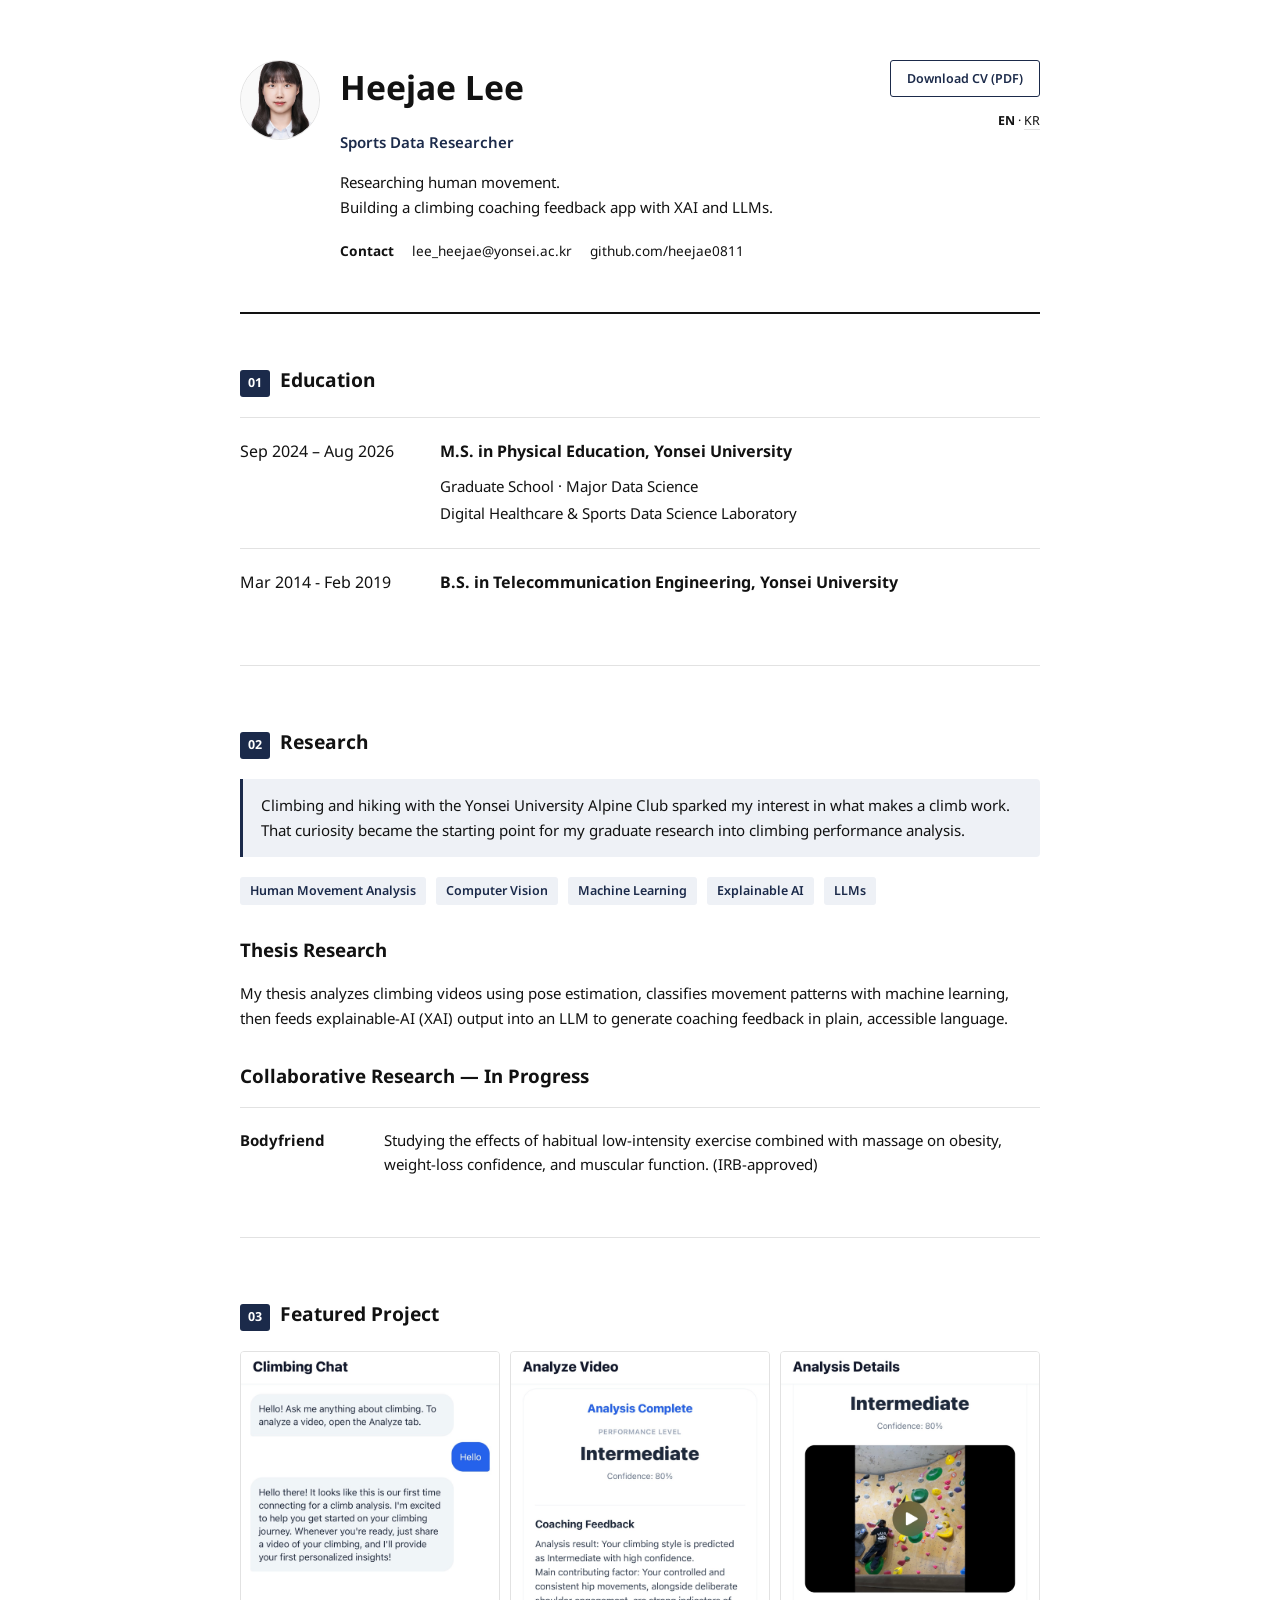
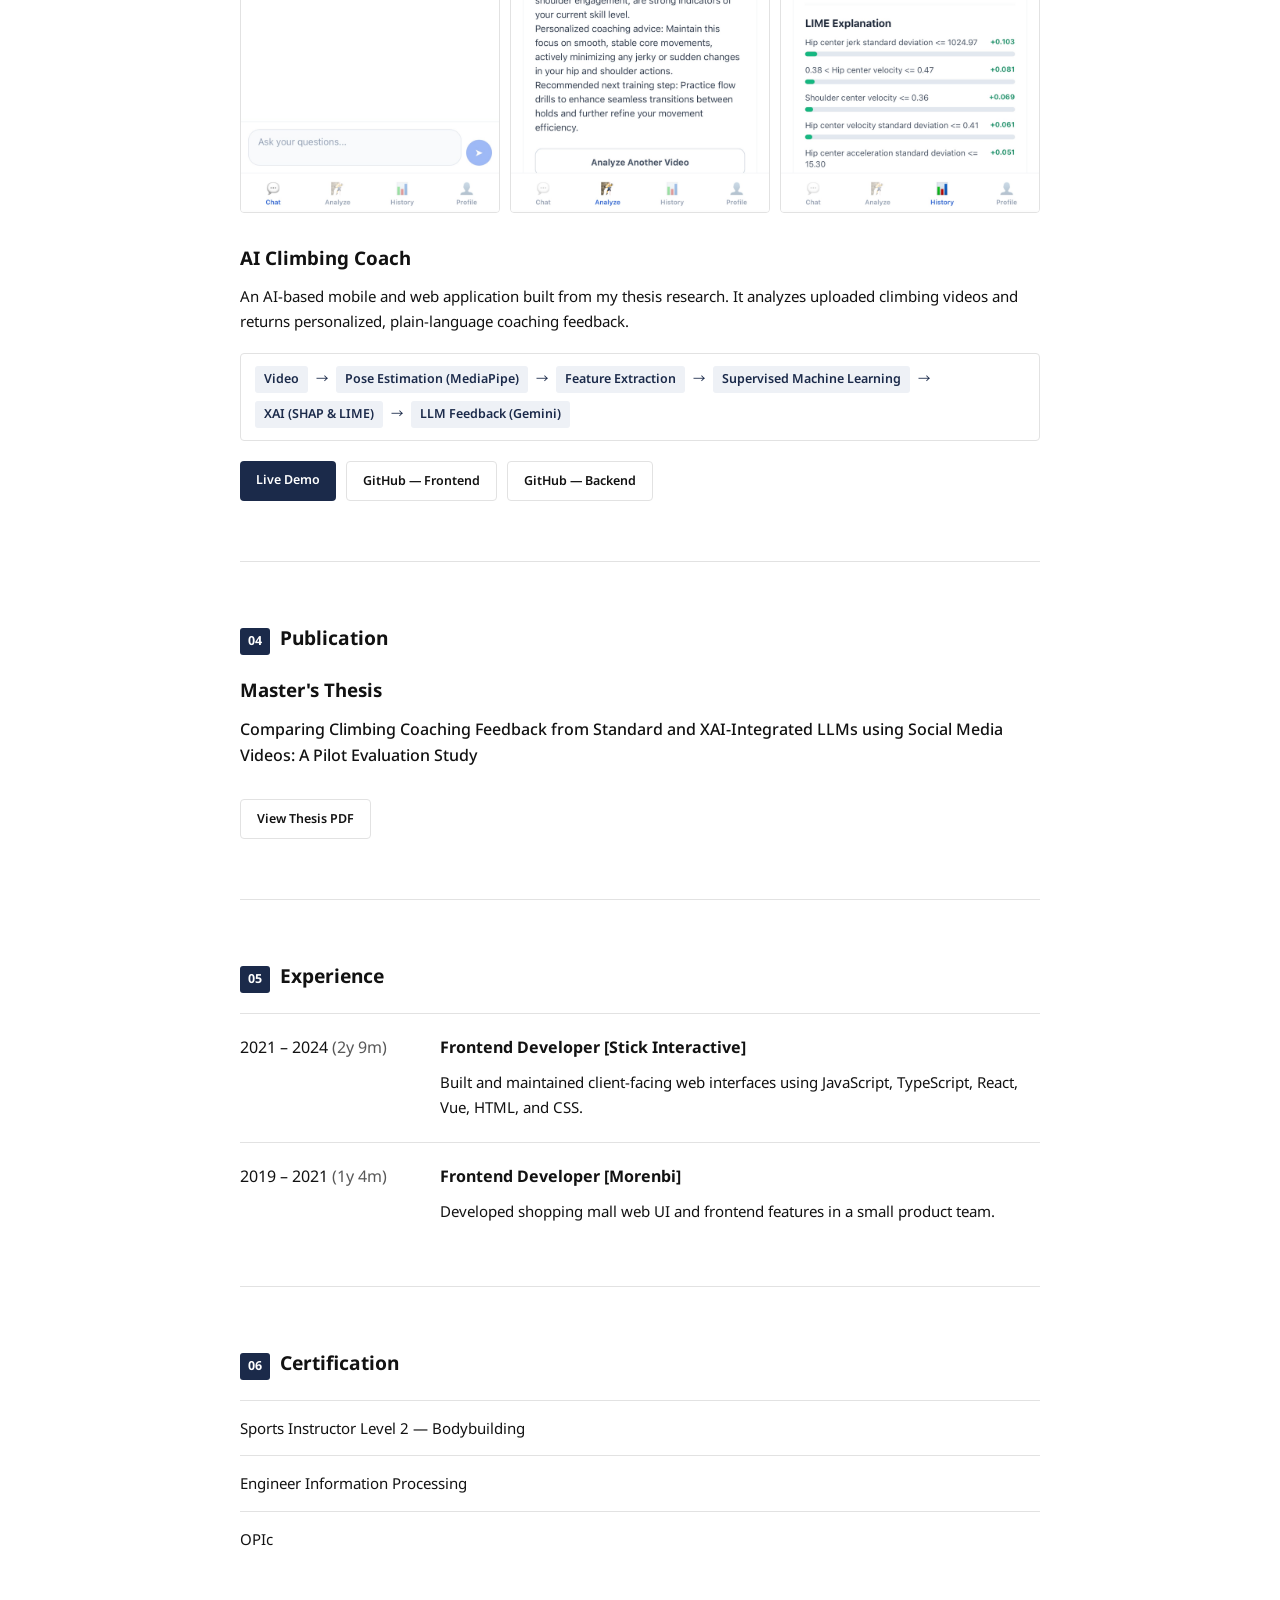
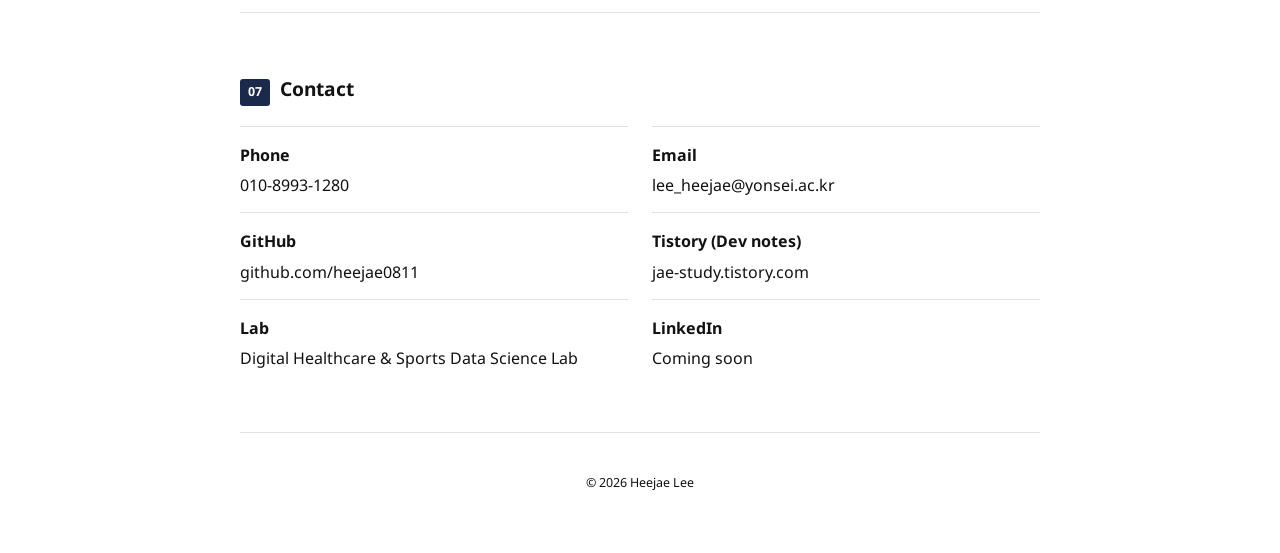
<file: index.html>
<!DOCTYPE html>
  <html lang="en">
  <head>
    <meta charset="UTF-8" />
    <meta name="viewport" content="width=device-width, initial-scale=1.0" />

    <meta property="og:type" content="website" />
    <meta property="og:title" content="Heejae Lee - CV" />
    <meta property="og:description" content="M.S. in Physical Education, Yonsei University" />
    <meta property="og:image" content="assets/thumbnail.png" />
    <meta property="og:url" content="https://heejae0811.github.io/resume/" />

    <title>Heejae Lee — CV</title>
    <meta name="description" content="Heejae Lee — CV" />

    <link rel="stylesheet" href="style.css" />
  </head>

  <body>
  <div class="page">
    <!-- MASTHEAD -->
    <header class="masthead">
      <div class="masthead-left">
        <img src="assets/profile.jpeg" alt="Heejae Lee" class="masthead-photo" />

        <div class="masthead-text">
          <h1>Heejae Lee</h1>

          <p class="role">Sports Data Researcher</p>

          <p class="tagline">
            Researching human movement. <br />
            Building a climbing coaching feedback app with XAI and LLMs.
          </p>

          <div class="contact-bar">
            <a href="#contact" class="inline-link"><b>Contact</b></a>
            <a href="mailto:lee_heejae@yonsei.ac.kr">lee_heejae@yonsei.ac.kr</a>
            <a href="https://github.com/heejae0811" target="_blank" rel="noopener noreferrer">github.com/heejae0811</a>
          </div>
        </div>
      </div>

      <div class="masthead-actions">
        <button type="button" class="print-btn" onclick="window.print()">Download CV (PDF)</button>
        <span class="lang-switch"><span class="current">EN</span> · <a href="index-kr.html">KR</a></span>
      </div>
    </header>

    <!-- 1. EDUCATION -->
    <section class="section" id="education">
      <div class="section-head">
        <span class="section-num">01</span>
        <h2>Education</h2>
      </div>

      <div class="timeline-item">
        <div>Sep 2024 – Aug 2026</div>

        <div class="timeline-body">
          <h3>M.S. in Physical Education, Yonsei University</h3>

          <p>Graduate School · Major Data Science</p>
          <p>Digital Healthcare &amp; Sports Data Science Laboratory</p>
        </div>
      </div>

      <div class="timeline-item">
        <div>Mar 2014 - Feb 2019</div>

        <div class="timeline-body">
          <h3>B.S. in Telecommunication Engineering, Yonsei University</h3>
        </div>
      </div>
    </section>

    <hr class="divider" />

    <!-- 2. RESEARCH -->
    <section class="section" id="research">
      <div class="section-head">
        <span class="section-num">02</span>
        <h2>Research</h2>
      </div>

      <p class="research-intro">
        Climbing and hiking with the Yonsei University Alpine Club sparked my interest in what makes a climb work.
        That curiosity became the starting point for my graduate research into climbing performance analysis.
      </p>

      <div class="tag-container">
        <span class="tag">Human Movement Analysis</span>
        <span class="tag">Computer Vision</span>
        <span class="tag">Machine Learning</span>
        <span class="tag">Explainable AI</span>
        <span class="tag">LLMs</span>
      </div>

      <div class="research-lead">
        <h3>Thesis Research</h3>

        <p>
          My thesis analyzes climbing videos using pose estimation, classifies movement patterns with machine learning,
          then feeds explainable-AI (XAI) output into an LLM to generate coaching feedback in plain, accessible language.
        </p>
      </div>

      <div class="research-collab">
        <h3>Collaborative Research — In Progress</h3>

        <div class="research-item">
          <strong>Bodyfriend</strong>

          <p>
            Studying the effects of habitual low-intensity exercise combined with massage on obesity,
            weight-loss confidence, and muscular function. (IRB-approved)
          </p>
        </div>
      </div>
    </section>

    <hr class="divider" />

    <!-- 3. FEATURED PROJECT -->
    <section class="section" id="project">
      <div class="section-head">
        <span class="section-num">03</span>
        <h2>Featured Project</h2>
      </div>

      <div class="project-card">
        <div class="project-images">
          <img src="assets/app01.jpg" alt="AI Climbing Coach — screen 1" />
          <img src="assets/app02.jpg" alt="AI Climbing Coach — screen 2" />
          <img src="assets/app03.jpg" alt="AI Climbing Coach — screen 3" />
        </div>

        <h3>AI Climbing Coach</h3>

        <p>
          An AI-based mobile and web application built from my thesis research.
          It analyzes uploaded climbing videos and returns personalized, plain-language coaching feedback.
        </p>

        <div class="pipeline">
          <span class="step">Video</span><span class="arrow">→</span>
          <span class="step">Pose Estimation (MediaPipe)</span><span class="arrow">→</span>
          <span class="step">Feature Extraction</span><span class="arrow">→</span>
          <span class="step">Supervised Machine Learning</span><span class="arrow">→</span>
          <span class="step">XAI (SHAP & LIME)</span><span class="arrow">→</span>
          <span class="step">LLM Feedback (Gemini)</span>
        </div>

        <div class="button-row">
          <a href="https://ai-climbing-coach-seven.vercel.app" target="_blank" rel="noopener noreferrer" class="btn btn-primary">Live Demo</a>
          <a href="https://github.com/heejae0811/AIClimbingCoach" target="_blank" rel="noopener noreferrer" class="btn btn-secondary">GitHub — Frontend</a>
          <a href="https://github.com/heejae0811/AIClimbingCoach_backend" target="_blank" rel="noopener noreferrer" class="btn btn-secondary">GitHub — Backend</a>
        </div>
      </div>
    </section>

    <hr class="divider" />

    <!-- 4. PUBLICATION -->
    <section class="section" id="publication">
      <div class="section-head">
        <span class="section-num">04</span>
        <h2>Publication</h2>
      </div>

      <div class="pub-card">
        <h3>Master's Thesis</h3>

        <p class="pub-title-kr">
          Comparing Climbing Coaching Feedback from Standard and XAI-Integrated LLMs using Social Media Videos: A Pilot Evaluation Study
        </p>

        <div class="button-row">
          <a href="assets/thesis.pdf" target="_blank" class="btn btn-secondary">View Thesis PDF</a>
        </div>
      </div>
    </section>

    <hr class="divider" />

    <!-- 5. EXPERIENCE -->
    <section class="section" id="experience">
      <div class="section-head">
        <span class="section-num">05</span>
        <h2>Experience</h2>
      </div>

      <div class="timeline-item">
        <div class="timeline-date">2021 – 2024 <span class="timeline-sub">(2y 9m)</span></div>

        <div class="timeline-body">
          <h3>Frontend Developer [Stick Interactive]</h3>

          <p>Built and maintained client-facing web interfaces using JavaScript, TypeScript, React, Vue, HTML, and CSS.</p>
        </div>
      </div>

      <div class="timeline-item">
        <div class="timeline-date">2019 – 2021 <span class="timeline-sub">(1y 4m)</span></div>

        <div class="timeline-body">
          <h3>Frontend Developer [Morenbi]</h3>

          <p>Developed shopping mall web UI and frontend features in a small product team.</p>
        </div>
      </div>
    </section>

    <hr class="divider" />

    <!-- 6. CERTIFICATION -->
    <section class="section" id="certification">
      <div class="section-head">
        <span class="section-num">06</span>
        <h2>Certification</h2>
      </div>

      <ul class="cert-list">
        <li>Sports Instructor Level 2 — Bodybuilding</li>
        <li>Engineer Information Processing</li>
        <li>OPIc</li>
      </ul>
    </section>

    <hr class="divider" />

    <!-- 7. CONTACT -->
    <section class="section" id="contact">
      <div class="section-head">
        <span class="section-num">07</span>
        <h2>Contact</h2>
      </div>

      <div class="contact-grid">
        <div class="item">
          <span class="label">Phone</span>
          <span class="value">010-8993-1280</span>
        </div>

        <div class="item">
          <span class="label">Email</span>
          <a href="mailto:lee_heejae@yonsei.ac.kr">lee_heejae@yonsei.ac.kr</a>
        </div>

        <div class="item">
          <span class="label">GitHub</span>
          <a href="https://github.com/heejae0811" target="_blank" rel="noopener noreferrer">github.com/heejae0811</a>
        </div>

        <div class="item">
          <span class="label">Tistory (Dev notes)</span>
          <a href="https://jae-study.tistory.com/" target="_blank" rel="noopener noreferrer">jae-study.tistory.com</a>
        </div>

        <div class="item">
          <span class="label">Lab</span>
          <a href="https://yonsei-digitalhealthcare.blogspot.com/" target="_blank" rel="noopener noreferrer">Digital Healthcare &amp; Sports Data Science Lab</a>
        </div>

        <div class="item">
          <span class="label">LinkedIn</span>
          <span class="value">Coming soon</span>
        </div>
      </div>
    </section>

    <footer>© 2026 Heejae Lee</footer>
  </div>
  </body>
</html>
</file>
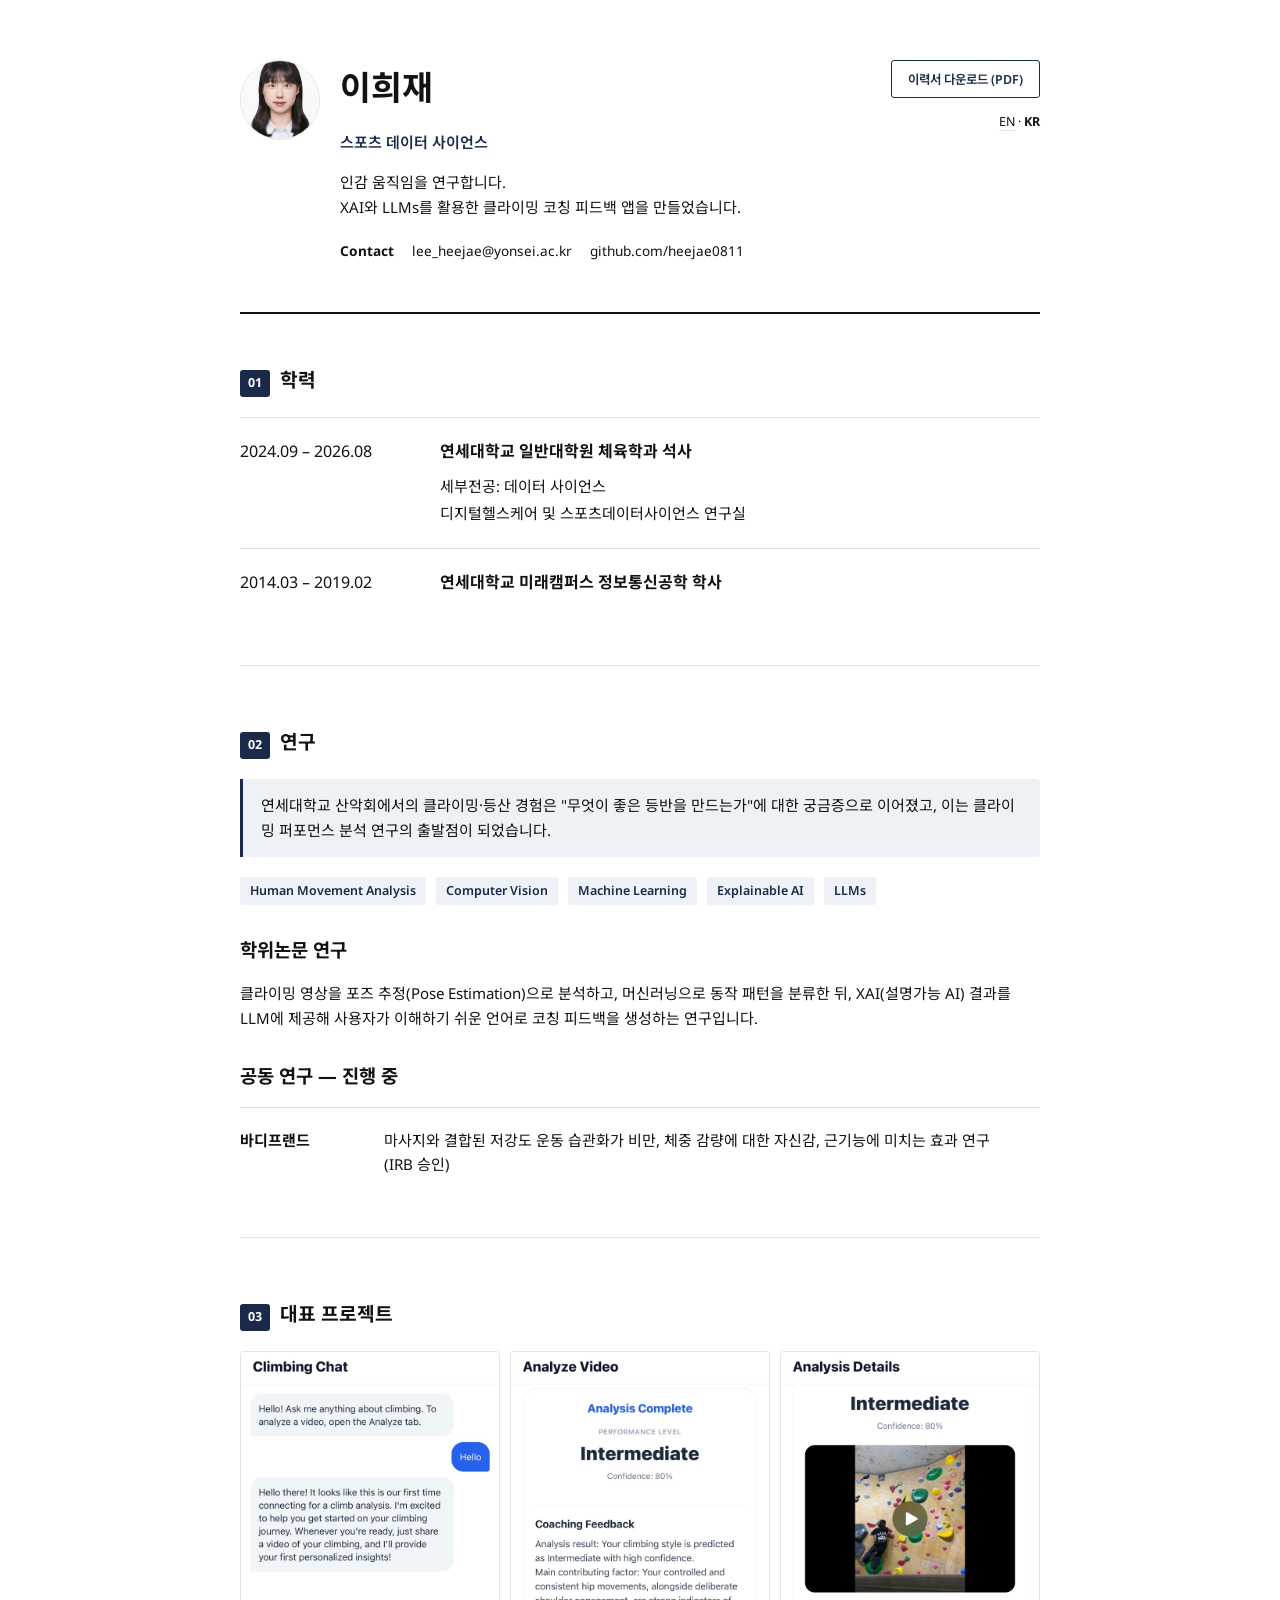
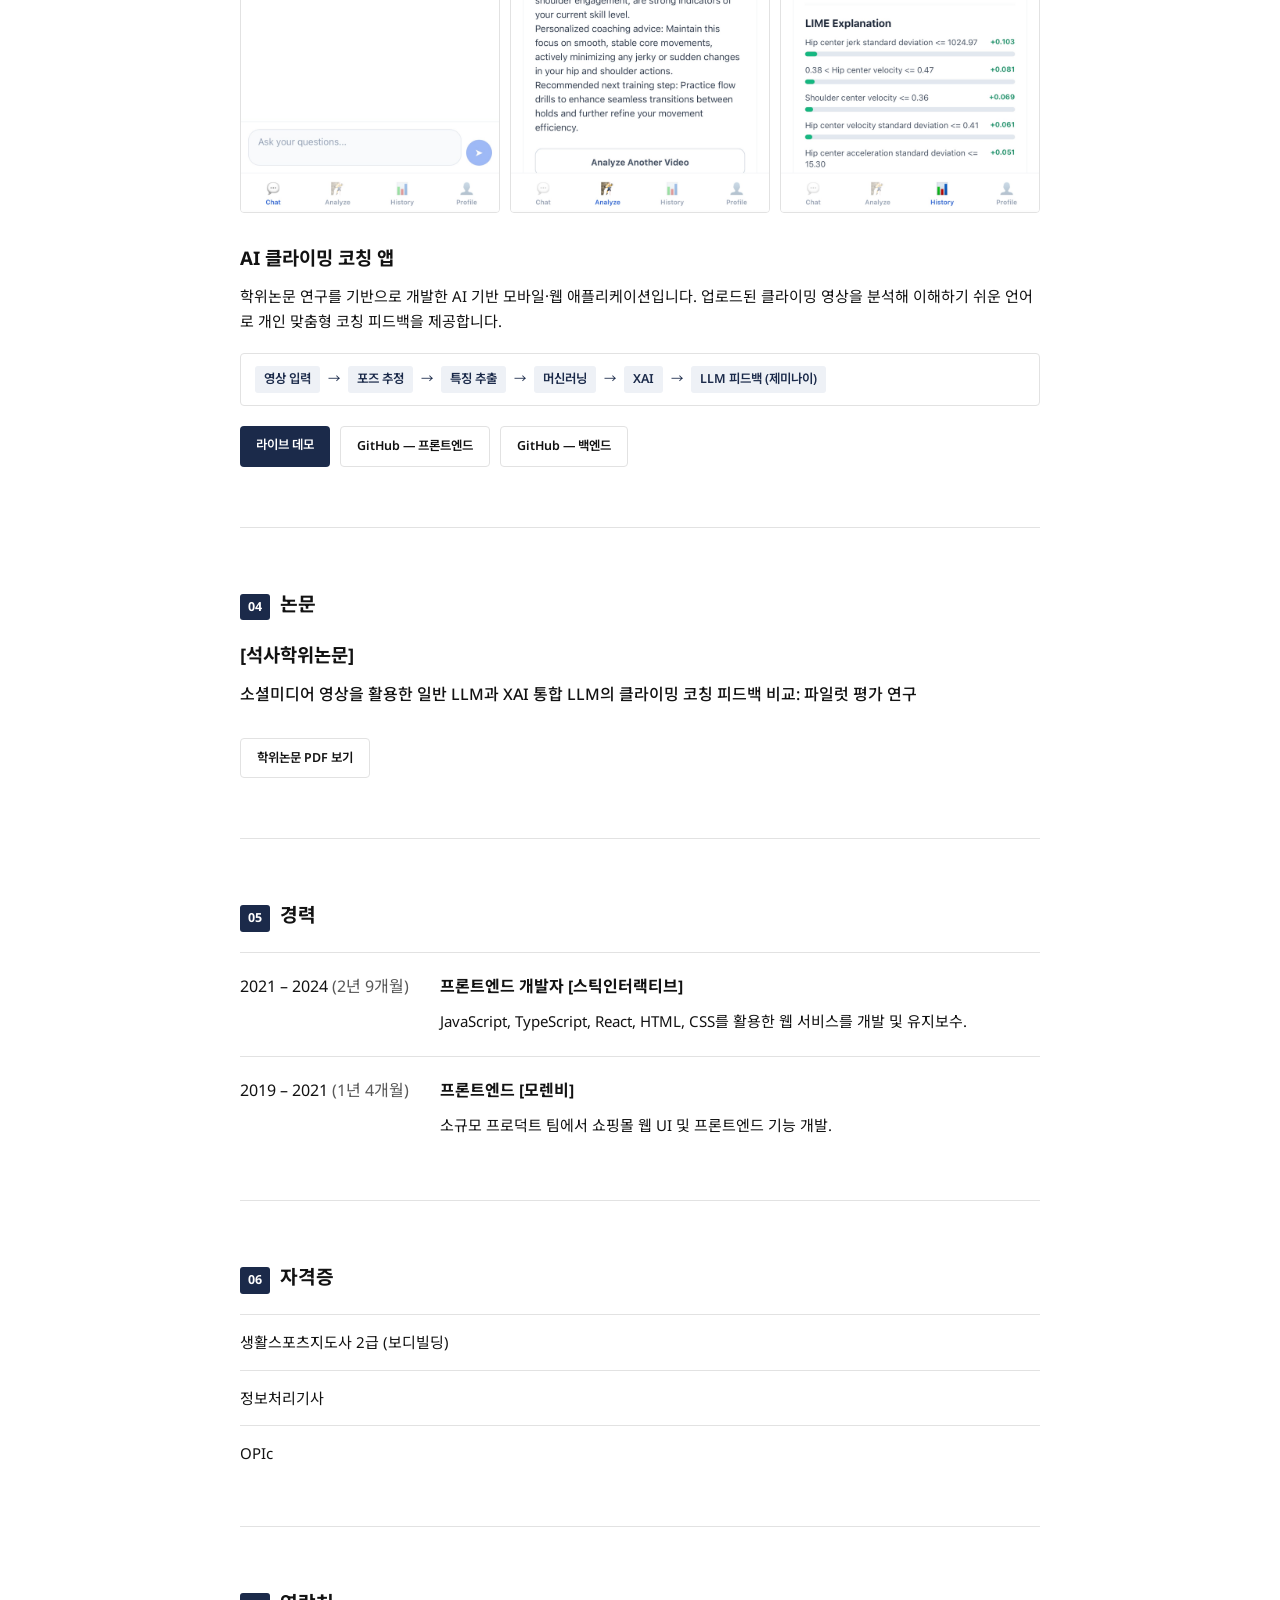
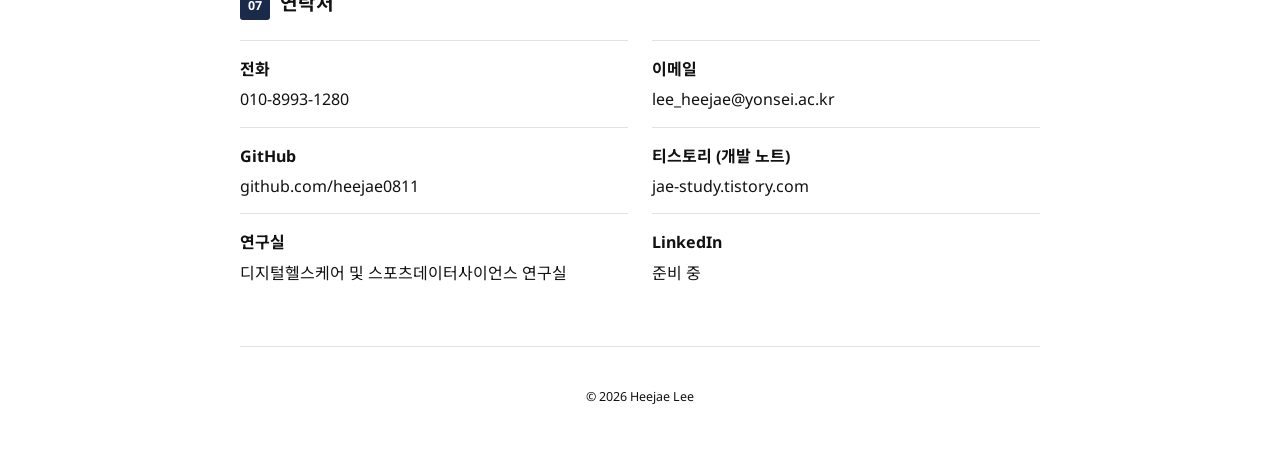
<file: index-kr.html>
<!DOCTYPE html>
  <html lang="ko">
  <head>
    <meta charset="UTF-8" />
    <meta name="viewport" content="width=device-width, initial-scale=1.0" />

    <meta property="og:type" content="website" />
    <meta property="og:title" content="이희재 - CV" />
    <meta property="og:description" content="연세대학교 일반대학원 체육학과 석사 데이터 사이언스 전공" />
    <meta property="og:image" content="assets/thumbnail.png" />
    <meta property="og:url" content="https://heejae0811.github.io/resume/" />

    <title>이희재 — CV</title>
    <meta name="description" content="이희재 — CV" />

    <link rel="stylesheet" href="style.css" />
  </head>

  <body>
  <div class="page">
    <!-- MASTHEAD -->
    <header class="masthead">
      <div class="masthead-left">
        <img src="assets/profile.jpeg" alt="이희재" class="masthead-photo" />

        <div class="masthead-text">
          <h1>이희재</h1>

          <p class="role">스포츠 데이터 사이언스</p>

          <p class="tagline">
            인감 움직임을 연구합니다. <br />
            XAI와 LLMs를 활용한 클라이밍 코칭 피드백 앱을 만들었습니다.
          </p>

          <div class="contact-bar">
              <a href="#contact" class="inline-link"><b>Contact</b></a>
              <a href="mailto:lee_heejae@yonsei.ac.kr">lee_heejae@yonsei.ac.kr</a>
              <a href="https://github.com/heejae0811" target="_blank" rel="noopener noreferrer">github.com/heejae0811</a>
            </div>
        </div>
      </div>

      <div class="masthead-actions">
        <button type="button" class="print-btn" onclick="window.print()">이력서 다운로드 (PDF)</button>
        <span class="lang-switch"><a href="index.html">EN</a> · <span class="current">KR</span></span>
      </div>
    </header>

    <!-- 1. 학력 -->
    <section class="section" id="education">
      <div class="section-head">
        <span class="section-num">01</span>
        <h2>학력</h2>
      </div>

      <div class="timeline-item">
        <div>2024.09 – 2026.08</div>

        <div class="timeline-body">
          <h3>연세대학교 일반대학원 체육학과 석사</h3>

          <p>세부전공: 데이터 사이언스</p>
          <p>디지털헬스케어 및 스포츠데이터사이언스 연구실</p>
        </div>
      </div>

      <div class="timeline-item">
        <div>2014.03 – 2019.02</div>

        <div class="timeline-body">
          <h3>연세대학교 미래캠퍼스 정보통신공학 학사</h3>
        </div>
      </div>
    </section>

    <hr class="divider" />

    <!-- 2. 연구 -->
    <section class="section" id="research">
      <div class="section-head">
        <span class="section-num">02</span>
        <h2>연구</h2>
      </div>

      <p class="research-intro">
        연세대학교 산악회에서의 클라이밍·등산 경험은 "무엇이 좋은 등반을 만드는가"에 대한 궁금증으로 이어졌고,
        이는 클라이밍 퍼포먼스 분석 연구의 출발점이 되었습니다.
      </p>

      <div class="tag-container">
        <span class="tag">Human Movement Analysis</span>
        <span class="tag">Computer Vision</span>
        <span class="tag">Machine Learning</span>
        <span class="tag">Explainable AI</span>
        <span class="tag">LLMs</span>
      </div>

      <div class="research-lead">
        <h3>학위논문 연구</h3>

        <p>
          클라이밍 영상을 포즈 추정(Pose Estimation)으로 분석하고, 머신러닝으로 동작 패턴을 분류한 뒤,
          XAI(설명가능 AI) 결과를 LLM에 제공해 사용자가 이해하기 쉬운 언어로 코칭 피드백을 생성하는 연구입니다.
        </p>
      </div>

      <div class="research-collab">
        <h3>공동 연구 — 진행 중</h3>

        <div class="research-item">
          <strong>바디프랜드</strong>

          <p>마사지와 결합된 저강도 운동 습관화가 비만, 체중 감량에 대한 자신감, 근기능에 미치는 효과 연구 <br /> (IRB 승인)</p>
        </div>
      </div>
    </section>

    <hr class="divider" />

    <!-- 3. 대표 프로젝트 -->
    <section class="section" id="project">
      <div class="section-head">
        <span class="section-num">03</span>
        <h2>대표 프로젝트</h2>
      </div>

      <div class="project-card">
        <div class="project-images">
          <img src="assets/app01.jpg" alt="AI 클라이밍 코치 — 화면 1" />
          <img src="assets/app02.jpg" alt="AI 클라이밍 코치 — 화면 2" />
          <img src="assets/app03.jpg" alt="AI 클라이밍 코치 — 화면 3" />
        </div>

        <h3>AI 클라이밍 코칭 앱</h3>

        <p>
          학위논문 연구를 기반으로 개발한 AI 기반 모바일·웹 애플리케이션입니다.
          업로드된 클라이밍 영상을 분석해 이해하기 쉬운 언어로 개인 맞춤형 코칭 피드백을 제공합니다.
        </p>

        <div class="pipeline">
          <span class="step">영상 입력</span><span class="arrow">→</span>
          <span class="step">포즈 추정</span><span class="arrow">→</span>
          <span class="step">특징 추출</span><span class="arrow">→</span>
          <span class="step">머신러닝</span><span class="arrow">→</span>
          <span class="step">XAI</span><span class="arrow">→</span>
          <span class="step">LLM 피드백 (제미나이)</span>
        </div>

        <div class="button-row">
          <a href="https://ai-climbing-coach-seven.vercel.app" target="_blank" rel="noopener noreferrer" class="btn btn-primary">라이브 데모</a>
          <a href="https://github.com/heejae0811/AIClimbingCoach" target="_blank" rel="noopener noreferrer" class="btn btn-secondary">GitHub — 프론트엔드</a>
          <a href="https://github.com/heejae0811/AIClimbingCoach_backend" target="_blank" rel="noopener noreferrer" class="btn btn-secondary">GitHub — 백엔드</a>
        </div>
      </div>
    </section>

    <hr class="divider" />

    <!-- 4. 논문 -->
    <section class="section" id="publication">
      <div class="section-head">
        <span class="section-num">04</span>
        <h2>논문</h2>
      </div>

      <div class="pub-card">
        <h3>[석사학위논문]</h3>

        <p class="pub-title-kr">소셜미디어 영상을 활용한 일반 LLM과 XAI 통합 LLM의 클라이밍 코칭 피드백 비교: 파일럿 평가 연구</p>

        <div class="button-row">
          <a href="assets/thesis.pdf" target="_blank" class="btn btn-secondary">학위논문 PDF 보기</a>
        </div>
      </div>
    </section>

    <hr class="divider" />

    <!-- 5. 경력 -->
    <section class="section" id="experience">
      <div class="section-head">
        <span class="section-num">05</span>
        <h2>경력</h2>
      </div>

      <div class="timeline-item">
        <div class="timeline-date">2021 – 2024 <span class="timeline-sub">(2년 9개월)</span></div>

        <div class="timeline-body">
          <h3>프론트엔드 개발자 [스틱인터랙티브]</h3>

          <p>JavaScript, TypeScript, React, HTML, CSS를 활용한 웹 서비스를 개발 및 유지보수.</p>
        </div>
      </div>

      <div class="timeline-item">
        <div class="timeline-date">2019 – 2021 <span class="timeline-sub">(1년 4개월)</span></div>

        <div class="timeline-body">
          <h3>프론트엔드 [모렌비]</h3>
          <p>소규모 프로덕트 팀에서 쇼핑몰 웹 UI 및 프론트엔드 기능 개발.</p>
        </div>
      </div>
    </section>

    <hr class="divider" />

    <!-- 6. 자격증 -->
    <section class="section" id="certification">
      <div class="section-head">
        <span class="section-num">06</span>
        <h2>자격증</h2>
      </div>

      <ul class="cert-list">
        <li>생활스포츠지도사 2급 (보디빌딩)</li>
        <li>정보처리기사</li>
        <li>OPIc</li>
      </ul>
    </section>

    <hr class="divider" />

    <!-- 7. 연락처 -->
    <section class="section" id="contact">
      <div class="section-head">
        <span class="section-num">07</span>
        <h2>연락처</h2>
      </div>

      <div class="contact-grid">
        <div class="item">
          <span class="label">전화</span>
          <span class="value">010-8993-1280</span>
        </div>

        <div class="item">
          <span class="label">이메일</span>
          <a href="mailto:lee_heejae@yonsei.ac.kr">lee_heejae@yonsei.ac.kr</a>
        </div>

        <div class="item">
          <span class="label">GitHub</span>
          <a href="https://github.com/heejae0811" target="_blank" rel="noopener noreferrer">github.com/heejae0811</a>
        </div>

        <div class="item">
          <span class="label">티스토리 (개발 노트)</span>
          <a href="https://jae-study.tistory.com/" target="_blank" rel="noopener noreferrer">jae-study.tistory.com</a>
        </div>

        <div class="item">
          <span class="label">연구실</span>
          <a href="https://yonsei-digitalhealthcare.blogspot.com/" target="_blank" rel="noopener noreferrer">디지털헬스케어 및 스포츠데이터사이언스 연구실</a>
        </div>

        <div class="item">
          <span class="label">LinkedIn</span>
          <span class="value">준비 중</span>
        </div>
      </div>
    </section>

    <footer>© 2026 Heejae Lee</footer>
  </div>
  </body>
</html>
</file>
<file: style.css>
@import url('https://fonts.googleapis.com/css2?family=Noto+Sans:wght@400;500;600;700&family=Noto+Sans+KR:wght@400;500;600;700&display=swap');

:root {
  --bg: #FFFFFF;
  --ink: #121212;
  --line: #E2E2E2;
  --navy: #1B2A4A;
  --navy-soft: #EEF1F6;

  --font: 'Noto Sans', 'Noto Sans KR', -apple-system, BlinkMacSystemFont, sans-serif;

  /* Type scale �� unified font sizes only */
  --fs-xs: 0.78rem;   /* labels, dates, buttons, tags */
  --fs-sm: 0.85rem;   /* small meta text */
  --fs-base: 0.94rem; /* body/description text */
  --fs-md: 1rem;      /* subheadings (h3) */
  --fs-lg: 1.2rem;    /* section headings (h2) */
  --fs-xl: 2.1rem;    /* name (h1) */
}

* {
  box-sizing: border-box;
}

html {
  scroll-behavior: smooth;
}

body {
  margin: 0;
  background: var(--bg);
  color: var(--ink);
  font-family: var(--font);
  font-size: 16px;
  line-height: 1.65;
  -webkit-font-smoothing: antialiased;
}

.page {
  max-width: 860px;
  margin: 0 auto;
  padding: 60px 30px;
}

/* ---------- HEADER ---------- */

.masthead {
  display: flex;
  align-items: flex-start;
  justify-content: space-between;
  gap: 32px;
  padding-bottom: 50px;
  border-bottom: 2px solid var(--ink);
  margin-bottom: 50px;
}

.masthead-photo {
  width: 80px;
  height: 80px;
  border-radius: 50%;
  object-fit: cover;
  border: 1px solid var(--line);
  flex-shrink: 0;
}

.masthead-text {
  flex: 1;
  min-width: 0;
}

.masthead h1 {
  font-size: var(--fs-xl);
  margin: 0 0 4px;
}

.masthead .role {
  font-weight: 600;
  font-size: var(--fs-base);
  color: var(--navy);
}

.masthead .tagline {
  font-size: var(--fs-base);
}

.contact-bar {
  display: flex;
  flex-wrap: wrap;
  gap: 8px 18px;
  margin-top: 20px;
  font-size: var(--fs-sm);
}

.contact-bar a, .contact-bar span {
  color: var(--ink);
  text-decoration: none;
  white-space: nowrap;
}

.contact-bar a:hover {
  color: var(--navy);
  text-decoration: underline;
}

.print-btn {
  border: 1.5px solid var(--navy);
  background: transparent;
  color: var(--navy);
  font-family: var(--font);
  font-weight: 600;
  font-size: var(--fs-xs);
  padding: 9px 16px;
  border-radius: 3px;
  cursor: pointer;
  white-space: nowrap;
  transition: background 0.15s, color 0.15s;
}
.print-btn:hover {
  background: var(--navy);
  color: #fff;
}

.lang-switch {
  font-size: var(--fs-xs);
}

.lang-switch a {
  color: var(--ink);
  text-decoration: none;
  border-bottom: 1px solid var(--line);
}

.lang-switch a:hover {
  color: var(--navy);
  border-color: var(--navy);
}

.lang-switch .current {
  font-weight: 700;
  border: none;
}

/* ---------- SECTION STRUCTURE ---------- */

.section-head {
  display: flex;
  align-items: baseline;
  gap: 10px;
  margin-bottom: 20px;
}

.section-num {
  font-weight: 700;
  font-size: var(--fs-xs);
  color: #fff;
  background-color: #1B2A4A;
  border-radius: 3px;
  padding: 3px 8px;
}

.section-head h2 {
  font-size: var(--fs-lg);
  margin: 0;
}

.divider {
  height: 1px;
  background: var(--line);
  border: none;
  margin: 60px 0;
}

/* ---------- TIMELINE (Education / Experience) ---------- */

.timeline-item {
  display: grid;
  grid-template-columns: 180px 1fr;
  gap: 20px;
  padding: 20px 0;
  border-top: 1px solid var(--line);
}

.timeline-item:first-child {
  border-top: none;
}

.timeline-item:last-child {
  padding-bottom: 0;
}

.timeline-body h3 {
  font-size: var(--fs-md);
  margin: 0 0 10px;
}

.timeline-body p {
  margin: 2px 0;
  font-size: var(--fs-base);
}

.timeline-body a {
  color: var(--navy);
}

/* ---------- RESEARCH ---------- */

.research-intro {
  font-size: var(--fs-base);
  margin: 0 0 20px;
  padding: 14px 18px;
  background: var(--navy-soft);
  border-left: 3px solid var(--navy);
  border-radius: 0 4px 4px 0;
}

.research-lead h3 {
  margin: 0 0 15px;
}

.research-lead p {
  margin: 0 0 30px;
  font-size: var(--fs-base);
}

.tag-container {
  display: flex;
  flex-wrap: wrap;
  gap: 10px;
  margin: 0 0 30px;
}

.tag {
  font-size: var(--fs-xs);
  font-weight: 600;
  color: var(--navy);
  background: var(--navy-soft);
  border-radius: 3px;
  padding: 4px 10px;
}

.research-collab h3 {
  margin: 0 0 15px;
}

.research-item {
  display: grid;
  grid-template-columns: 130px 1fr;
  gap: 14px;
  padding: 20px 0;
  border-top: 1px solid var(--line);
  font-size: var(--fs-base);
}

.research-item:first-child {
  border-top: none;
}

.research-item:last-child {
  padding-bottom: 0;
}


.research-item strong {
  font-weight: 700;
}

.research-item p {
  margin: 0;
}

/* ---------- FEATURED PROJECT ---------- */

.project-card {
  padding: 0;
}

.project-images {
  display: grid;
  grid-template-columns: repeat(3, 1fr);
  gap: 10px;
  margin-bottom: 30px;
}

.project-images img {
  width: 100%;
  aspect-ratio: 9/16;
  object-fit: cover;
  border-radius: 4px;
  border: 1px solid var(--line);
  background: var(--navy-soft);
}

.project-card h3 {
  margin: 0 0 10px;
}

.project-card > p {
  font-size: var(--fs-base);
  margin: 0 0 20px;
}

.pipeline {
  display: flex;
  flex-wrap: wrap;
  align-items: center;
  gap: 8px;
  font-size: var(--fs-xs);
  font-weight: 600;
  background: var(--bg);
  border: 1px solid var(--line);
  border-radius: 4px;
  padding: 12px 14px;
  margin: 20px 0;
}
.pipeline span.arrow {
  color: var(--navy);
  font-weight: 400;
}

.pipeline span.step {
  color: var(--navy);
  background: var(--navy-soft);
  padding: 3px 9px;
  border-radius: 3px;
}

.button-row {
  display: flex;
  flex-wrap: wrap;
  gap: 10px;
}

.btn {
  font-family: var(--font);
  font-weight: 600;
  font-size: var(--fs-xs);
  text-decoration: none;
  padding: 9px 16px;
  border-radius: 4px;
  display: inline-block;
}

.btn-primary {
  background: var(--navy);
  color: #fff;
}

.btn-primary:hover {
  background: #12203A;
}

.btn-secondary {
  color: var(--ink);
  border: 1px solid var(--line);
}

.btn-secondary:hover {
  border-color: var(--navy);
  color: var(--navy);
}

/* ---------- PUBLICATION ---------- */

.pub-card {
  padding: 0;
  margin-bottom: 14px;
}

.pub-card h3 {
  margin: 6px 0 10px;
}

.pub-card .pub-title-kr {
  font-weight: 500;
  margin: 10px 0 30px;
}

/* ---------- CERTIFICATION ---------- */

.cert-list {
  list-style: none;
  padding: 0;
  margin: 0;
}
.cert-list li {
  font-size: var(--fs-base);
  padding: 15px 0;
  border-top: 1px solid var(--line);
}

.cert-list li:last-child {
  padding-bottom: 0;
}

/* ---------- CONTACT / FOOTER ---------- */

.contact-grid {
  display: grid;
  grid-template-columns: repeat(2, 1fr);
  gap: 14px 24px;
}

.contact-grid .item {
  border-top: 1px solid var(--line);
  padding-top: 15px;
}

.contact-grid .label {
  font-weight: 700;
  display: block;
  margin-bottom: 4px;
}

.contact-grid a, .contact-grid span.value {
  color: var(--ink);
  text-decoration: none;
}

.contact-grid a:hover {
  color: var(--navy);
  text-decoration: underline;
}

/* ---------- MASTHEAD LAYOUT HELPERS ---------- */

.masthead-left {
  display: flex;
  gap: 20px;
  flex: 1;
  min-width: 0;
}

.masthead-actions {
  display: flex;
  flex-direction: column;
  align-items: flex-end;
  gap: 14px;
}

.inline-link {
  color: var(--navy);
}

.timeline-sub {
  opacity: 0.7;
}

footer {
  margin-top: 60px;
  padding-top: 40px;
  border-top: 1px solid var(--line);
  font-size: var(--fs-xs);
  text-align: center;
}

/* ---------- RESPONSIVE ---------- */

@media (max-width: 640px) {
  .divider { margin: 30px 0; }
  .page { padding: 40px 20px; }
  footer { margin-top: 30px; padding-top: 30px; }
  .masthead { flex-direction: column; }
  .masthead h1 { font-size: 1.8rem; }
  .timeline-item, .research-item { grid-template-columns: 1fr; gap: 10px; }
  .project-images { grid-template-columns: repeat(3, 1fr); }
  .contact-grid { grid-template-columns: 1fr; }
  .cert-list { grid-template-columns: 1fr; }
  .masthead-actions { flex-direction: initial; }
  .pub-card .pub-title-kr { margin-bottom: 20px;}
}

@page {
  margin: 12mm 14mm;
}

@media print {
  html, body, * {
    -webkit-print-color-adjust: exact !important;
    color-adjust: exact !important;
    print-color-adjust: exact !important;
  }

  .print-btn, .lang-switch { display: none; }

  .page {
    max-width: 100%;
    padding: 0;
  }

  .masthead {
    margin-bottom: 24px;
    padding-bottom: 18px;
  }

  .divider {
    margin: 22px 0;
  }

  .section-head {
    margin-bottom: 14px;
  }

  .timeline-item {
    padding: 12px 0;
  }

  .research-lead p,
  .tag-container {
    margin-bottom: 16px;
  }

  .project-card, .pub-card {
    break-inside: avoid;
  }
}
</file>
